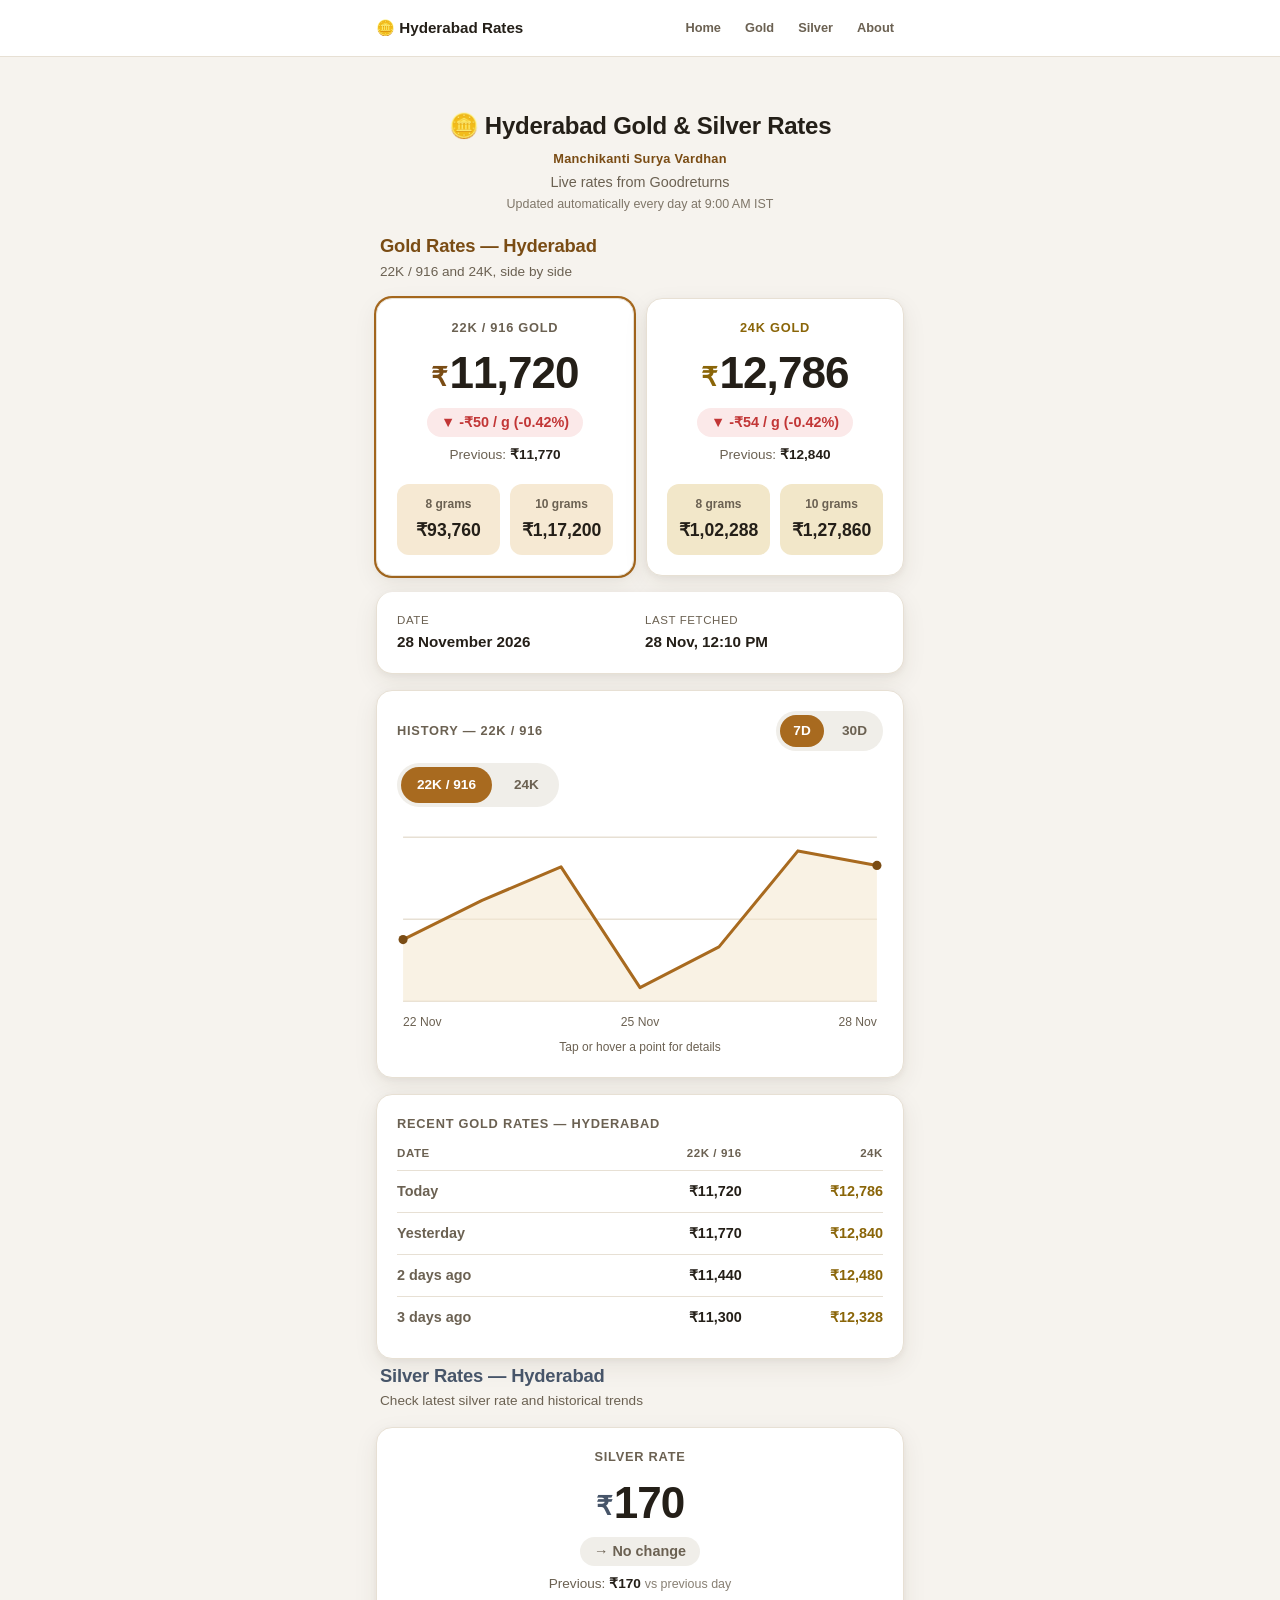
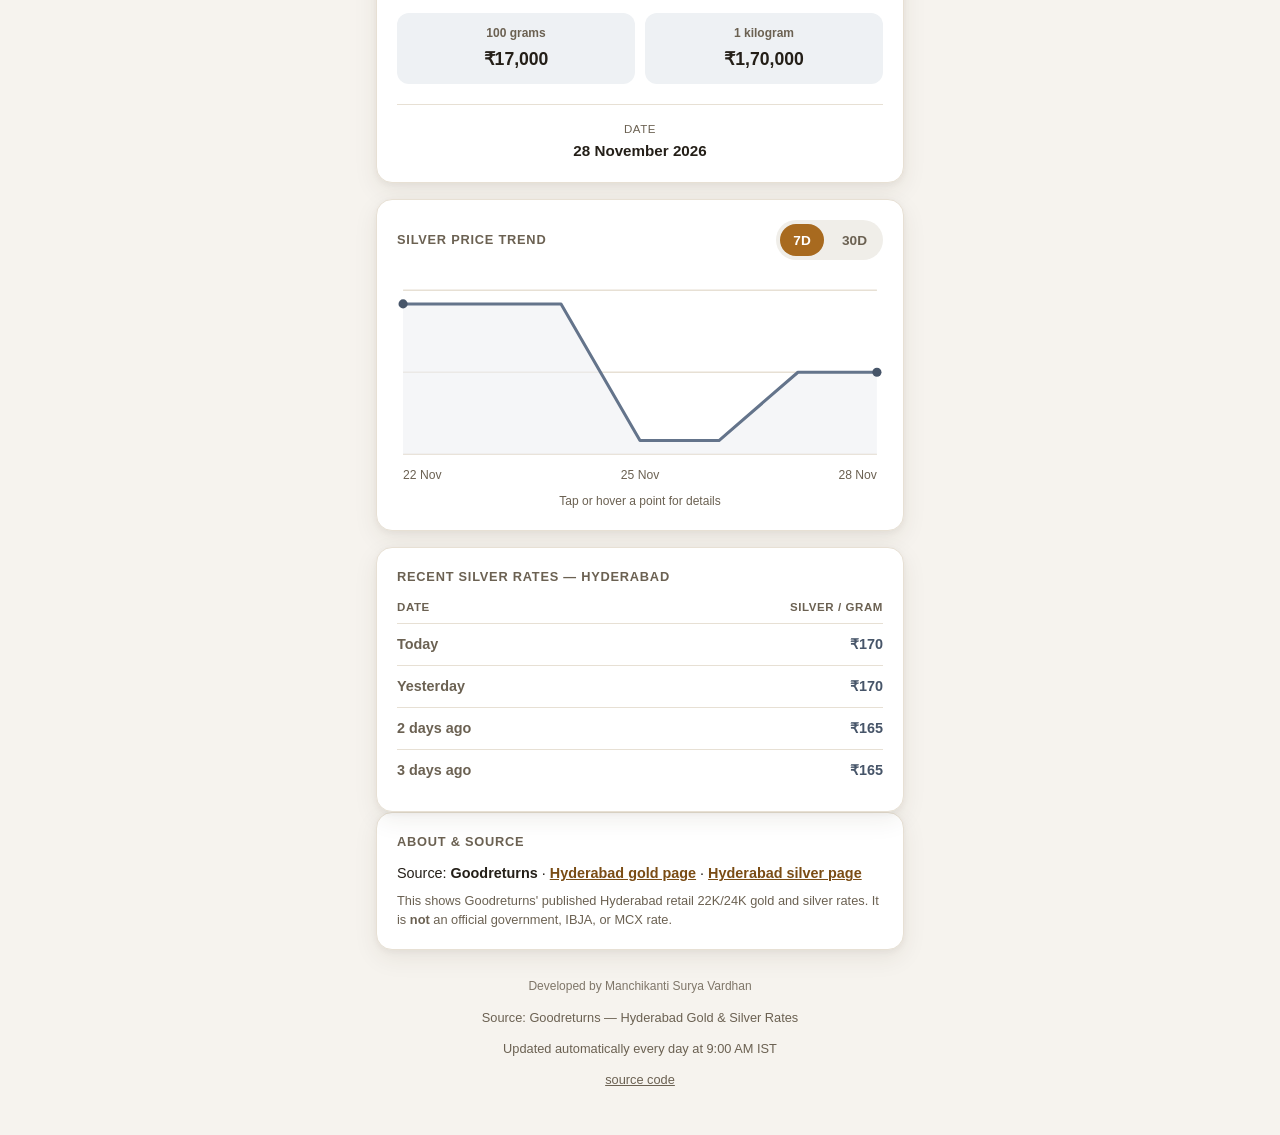
<file: web/index.html>
<!doctype html>
<html lang="en">
<head>
  <meta charset="UTF-8" />
  <meta name="viewport" content="width=device-width, initial-scale=1, viewport-fit=cover" />
  <title>Hyderabad Gold &amp; Silver Rates</title>
  <meta name="description" content="Daily Hyderabad 22K/24K gold and silver rates, sourced from Goodreturns." />
  <meta name="theme-color" content="#8a5a1f" />
  <link rel="icon" href="data:image/svg+xml,<svg xmlns=%22http://www.w3.org/2000/svg%22 viewBox=%220 0 100 100%22><text y=%22.9em%22 font-size=%2290%22>🪙</text></svg>" />
  <link rel="stylesheet" href="style.css" />
</head>
<body>
  <nav class="navbar" aria-label="Primary">
    <div class="navbar-inner">
      <a href="#home" class="nav-brand">🪙 Hyderabad Rates</a>
      <div class="nav-links">
        <a href="#home">Home</a>
        <a href="#gold-section">Gold</a>
        <a href="#silver-section">Silver</a>
        <a href="#about">About</a>
      </div>
    </div>
  </nav>

  <div class="page">
    <header id="home" class="page-header">
      <h1>🪙 Hyderabad Gold &amp; Silver Rates</h1>
      <p class="author-credit">Manchikanti Surya Vardhan</p>
      <p class="subtitle">Live rates from Goodreturns</p>
      <p class="subtitle-sub">Updated automatically every day at 9:00 AM IST</p>
    </header>

    <main>
      <!-- Loading state -->
      <section id="loading-state" class="state-card">
        <div class="spinner" aria-hidden="true"></div>
        <p>Fetching latest rates&hellip;</p>
      </section>

      <!-- Error state -->
      <section id="error-state" class="state-card error" hidden>
        <p class="error-icon" aria-hidden="true">⚠️</p>
        <p class="error-title">Couldn't load the latest rates</p>
        <p id="error-detail" class="error-detail"></p>
        <button id="retry-button" type="button" class="retry-button">Try again</button>
      </section>

      <!-- Main content -->
      <div id="content" hidden>

        <!-- ================= GOLD ================= -->
        <section id="gold-section" class="asset-section gold-theme" aria-labelledby="gold-section-heading">
          <div class="section-heading">
            <h2 id="gold-section-heading">Gold Rates &mdash; Hyderabad</h2>
            <p>22K / 916 and 24K, side by side</p>
          </div>

          <div class="asset-cards">
            <button type="button" class="card rate-card" id="card-22k" data-purity-select="22K" aria-pressed="true">
              <h3 class="card-eyebrow">22K / 916 Gold</h3>
              <p class="rate-value"><span class="rupee">₹</span><span id="rate-per-gram">--</span></p>
              <p id="change-line" class="change-line" aria-live="polite">&nbsp;</p>
              <p class="previous-line">Previous: <span id="previous-22k">--</span></p>
              <div class="rate-grid">
                <div class="rate-tile">
                  <span class="tile-label">8 grams</span>
                  <span class="tile-value" id="rate-8g">--</span>
                </div>
                <div class="rate-tile">
                  <span class="tile-label">10 grams</span>
                  <span class="tile-value" id="rate-10g">--</span>
                </div>
              </div>
            </button>

            <button type="button" class="card rate-card rate-card-24k" id="card-24k" data-purity-select="24K" aria-pressed="false">
              <h3 class="card-eyebrow purity-24k">24K Gold</h3>
              <p class="rate-value" id="rate-24k-value-wrap"><span class="rupee" id="rupee-24k">₹</span><span id="rate-24k-per-gram">--</span></p>
              <p id="change-24k-line" class="change-line" aria-live="polite">&nbsp;</p>
              <p class="previous-line">Previous: <span id="previous-24k">--</span></p>
              <div class="rate-grid">
                <div class="rate-tile">
                  <span class="tile-label">8 grams</span>
                  <span class="tile-value" id="rate-24k-8g">--</span>
                </div>
                <div class="rate-tile">
                  <span class="tile-label">10 grams</span>
                  <span class="tile-value" id="rate-24k-10g">--</span>
                </div>
              </div>
            </button>
          </div>

          <dl class="meta-row card">
            <div class="meta-item">
              <dt>Date</dt>
              <dd id="rate-date">--</dd>
            </div>
            <div class="meta-item">
              <dt>Last fetched</dt>
              <dd id="rate-updated">--</dd>
            </div>
          </dl>

          <section class="card history-card">
            <div class="history-header">
              <h3 class="card-eyebrow">History &mdash; <span id="gold-chart-purity-label">22K / 916</span></h3>
              <div class="range-toggle" role="group" aria-label="Gold history range">
                <button type="button" class="range-btn" data-range-group="gold" data-range="7" aria-pressed="true">7D</button>
                <button type="button" class="range-btn" data-range-group="gold" data-range="30" aria-pressed="false">30D</button>
              </div>
            </div>

            <div class="purity-toggle" role="group" aria-label="Chart purity">
              <button type="button" class="purity-btn" data-purity="22K" aria-pressed="true">22K / 916</button>
              <button type="button" class="purity-btn" data-purity="24K" aria-pressed="false">24K</button>
            </div>

            <div id="gold-chart-wrap" class="chart-wrap">
              <svg id="gold-chart" viewBox="0 0 320 140" preserveAspectRatio="none" role="img" aria-labelledby="gold-chart-desc">
                <title id="gold-chart-desc">Gold rate per gram over time</title>
              </svg>
              <div id="gold-chart-tooltip" class="chart-tooltip" role="status" aria-live="polite" hidden>
                <div id="gold-tooltip-date" class="chart-tooltip-date">--</div>
                <div id="gold-tooltip-label" class="chart-tooltip-label">22K Gold Rate</div>
                <div id="gold-tooltip-value" class="chart-tooltip-value">--</div>
              </div>
            </div>
            <p id="gold-history-note" class="history-note" hidden>
              Not enough history yet &mdash; check back after a few more daily updates.
            </p>
            <p class="chart-hint">Tap or hover a point for details</p>
          </section>

          <section class="card recent-card" aria-labelledby="recent-gold-heading">
            <h3 id="recent-gold-heading" class="card-eyebrow">Recent Gold Rates &mdash; Hyderabad</h3>
            <div class="recent-table-wrap">
              <table class="recent-table">
                <thead>
                  <tr>
                    <th scope="col">Date</th>
                    <th scope="col">22K / 916</th>
                    <th scope="col">24K</th>
                  </tr>
                </thead>
                <tbody id="recent-gold-table-body"></tbody>
              </table>
            </div>
          </section>
        </section>

        <!-- ================= SILVER ================= -->
        <section id="silver-section" class="asset-section silver-theme" aria-labelledby="silver-section-heading">
          <div class="section-heading">
            <h2 id="silver-section-heading">Silver Rates &mdash; Hyderabad</h2>
            <p>Check latest silver rate and historical trends</p>
          </div>

          <div class="card rate-card silver-rate-card" aria-labelledby="silver-rate-heading">
            <h3 id="silver-rate-heading" class="card-eyebrow">Silver Rate</h3>
            <p class="rate-value" id="silver-value-wrap"><span class="rupee" id="rupee-silver">₹</span><span id="silver-rate-per-gram">--</span></p>
            <p id="silver-change-line" class="change-line" aria-live="polite">&nbsp;</p>
            <p class="previous-line">Previous: <span id="previous-silver">--</span> <span class="previous-caption">vs previous day</span></p>
            <div class="rate-grid">
              <div class="rate-tile">
                <span class="tile-label">100 grams</span>
                <span class="tile-value" id="silver-rate-100g">--</span>
              </div>
              <div class="rate-tile">
                <span class="tile-label">1 kilogram</span>
                <span class="tile-value" id="silver-rate-1kg">--</span>
              </div>
            </div>
            <dl class="meta-row">
              <div class="meta-item">
                <dt>Date</dt>
                <dd id="silver-date">--</dd>
              </div>
            </dl>
          </div>

          <section class="card history-card">
            <div class="history-header">
              <h3 class="card-eyebrow">Silver Price Trend</h3>
              <div class="range-toggle" role="group" aria-label="Silver history range">
                <button type="button" class="range-btn" data-range-group="silver" data-range="7" aria-pressed="true">7D</button>
                <button type="button" class="range-btn" data-range-group="silver" data-range="30" aria-pressed="false">30D</button>
              </div>
            </div>
            <div id="silver-chart-wrap" class="chart-wrap">
              <svg id="silver-chart" viewBox="0 0 320 140" preserveAspectRatio="none" role="img" aria-labelledby="silver-chart-desc">
                <title id="silver-chart-desc">Silver rate per gram over time</title>
              </svg>
              <div id="silver-chart-tooltip" class="chart-tooltip" role="status" aria-live="polite" hidden>
                <div id="silver-tooltip-date" class="chart-tooltip-date">--</div>
                <div class="chart-tooltip-label">Silver Rate</div>
                <div id="silver-tooltip-value" class="chart-tooltip-value">--</div>
              </div>
            </div>
            <p id="silver-history-note" class="history-note" hidden>
              Not enough history yet &mdash; check back after a few more daily updates.
            </p>
            <p class="chart-hint">Tap or hover a point for details</p>
          </section>

          <section class="card recent-card" aria-labelledby="recent-silver-heading">
            <h3 id="recent-silver-heading" class="card-eyebrow">Recent Silver Rates &mdash; Hyderabad</h3>
            <div class="recent-table-wrap">
              <table class="recent-table">
                <thead>
                  <tr>
                    <th scope="col">Date</th>
                    <th scope="col">Silver / gram</th>
                  </tr>
                </thead>
                <tbody id="recent-silver-table-body"></tbody>
              </table>
            </div>
          </section>
        </section>

        <section id="about" class="card source-card" aria-labelledby="about-heading">
          <h3 id="about-heading" class="card-eyebrow">About &amp; Source</h3>
          <p>
            Source: <strong>Goodreturns</strong> &middot;
            <a id="source-link-gold" href="https://www.goodreturns.in/gold-rates/hyderabad.html" target="_blank" rel="noopener noreferrer">Hyderabad gold page</a>
            &middot;
            <a id="source-link-silver" href="https://www.goodreturns.in/silver-rates/hyderabad.html" target="_blank" rel="noopener noreferrer">Hyderabad silver page</a>
          </p>
          <p class="disclaimer">
            This shows Goodreturns' published Hyderabad retail 22K/24K gold and
            silver rates. It is <strong>not</strong> an official government,
            IBJA, or MCX rate.
          </p>
        </section>
      </div>
    </main>

    <footer class="page-footer">
      <p class="footer-credit">Developed by Manchikanti Surya Vardhan</p>
      <p>Source: Goodreturns &mdash; Hyderabad Gold &amp; Silver Rates</p>
      <p>Updated automatically every day at 9:00 AM IST</p>
      <p><a href="https://github.com/msuryavardhan/hyderabad-gold-rate-teller" target="_blank" rel="noopener noreferrer">source code</a></p>
    </footer>
  </div>

  <script src="app.js"></script>
</body>
</html>
</file>
<file: web/style.css>
/* Hyderabad Gold Rate Teller — mobile-first dashboard styles
   Plain CSS, no build step, no framework. */

:root {
  --bg: #f6f3ee;
  --bg-elevated: #ffffff;
  --border: #e7e0d4;
  --text: #241f18;
  --text-muted: #6b6152;
  --accent: #a86a1f;
  --accent-strong: #7a4c14;
  --accent-soft: #f6e9d3;
  /* A visibly different gold tone for 24K, so the two cards/charts are
     distinguishable at a glance even without reading the labels. */
  --accent-24k: #b8860b;
  --accent-24k-strong: #8a6508;
  --accent-24k-soft: #f2e7c9;
  /* Cool, neutral tones for Silver -- deliberately distinct from Gold's
     warm amber palette, per the "silver/neutral design language" brief. */
  --accent-silver: #64748b;
  --accent-silver-strong: #475569;
  --accent-silver-soft: #eef1f4;
  --up-bg: #e7f6ec;
  --up-text: #167a3d;
  --down-bg: #fbe9e9;
  --down-text: #c23636;
  --neutral-bg: #f0eee9;
  --neutral-text: #6b6152;
  --shadow: 0 8px 24px rgba(60, 45, 20, 0.08), 0 2px 6px rgba(60, 45, 20, 0.05);
  --radius: 16px;
  --focus-ring: #7a4c14;
}

@media (prefers-color-scheme: dark) {
  :root {
    --bg: #14110c;
    --bg-elevated: #1e1912;
    --border: #33291b;
    --text: #f3ecdf;
    --text-muted: #b7ab95;
    --accent: #e0a94a;
    --accent-strong: #f2c579;
    --accent-soft: #34290f;
    --accent-24k: #e8c04d;
    --accent-24k-strong: #f5d876;
    --accent-24k-soft: #3a2f0d;
    --accent-silver: #94a3b8;
    --accent-silver-strong: #cbd5e1;
    --accent-silver-soft: #262b32;
    --up-bg: #133423;
    --up-text: #5fd68b;
    --down-bg: #3a1c1c;
    --down-text: #f28b8b;
    --neutral-bg: #241e14;
    --neutral-text: #b7ab95;
    --shadow: 0 8px 24px rgba(0, 0, 0, 0.4), 0 2px 6px rgba(0, 0, 0, 0.3);
    --focus-ring: #f2c579;
  }
}

* {
  box-sizing: border-box;
}

html {
  -webkit-text-size-adjust: 100%;
}

html {
  scroll-behavior: smooth;
}

body {
  margin: 0;
  background: var(--bg);
  color: var(--text);
  font-family: -apple-system, BlinkMacSystemFont, "Segoe UI", Roboto, Helvetica, Arial, sans-serif;
  line-height: 1.45;
  overflow-x: hidden;
}

@media (prefers-reduced-motion: reduce) {
  html { scroll-behavior: auto; }
}

/* --- Top navigation --- */

.navbar {
  position: sticky;
  top: 0;
  z-index: 20;
  background: var(--bg-elevated);
  border-bottom: 1px solid var(--border);
  padding-top: env(safe-area-inset-top, 0);
}

.navbar-inner {
  max-width: 560px;
  margin: 0 auto;
  padding: 10px 16px;
  display: flex;
  align-items: center;
  justify-content: space-between;
  gap: 12px;
}

.nav-brand {
  font-weight: 800;
  font-size: 0.95rem;
  color: var(--text);
  text-decoration: none;
  white-space: nowrap;
  overflow: hidden;
  text-overflow: ellipsis;
}

.nav-links {
  display: flex;
  gap: 4px;
}

.nav-links a {
  display: inline-flex;
  align-items: center;
  min-height: 36px;
  padding: 0 10px;
  border-radius: 999px;
  color: var(--text-muted);
  text-decoration: none;
  font-size: 0.8rem;
  font-weight: 700;
  white-space: nowrap;
}

.nav-links a:hover,
.nav-links a:focus-visible {
  background: var(--neutral-bg);
  color: var(--text);
}

.nav-links a:focus-visible {
  outline: 2px solid var(--focus-ring);
  outline-offset: -2px;
}

@media (max-width: 380px) {
  .nav-brand { font-size: 0.85rem; }
  .nav-links a { padding: 0 7px; font-size: 0.72rem; }
}

.page {
  max-width: 480px;
  margin: 0 auto;
  padding: env(safe-area-inset-top, 0) 16px calc(env(safe-area-inset-bottom, 0) + 24px);
  min-height: 100dvh;
  display: flex;
  flex-direction: column;
}

@media (min-width: 720px) {
  .page {
    max-width: 560px;
    padding-top: 32px;
  }
}

.page-header {
  padding: 20px 4px 8px;
  text-align: center;
}

.page-header h1 {
  margin: 0;
  font-size: 1.5rem;
  font-weight: 700;
  letter-spacing: -0.01em;
}

.author-credit {
  margin: 6px 0 0;
  color: var(--accent-strong);
  font-size: 0.8rem;
  font-weight: 600;
  letter-spacing: 0.02em;
}

.subtitle {
  margin: 4px 0 0;
  color: var(--text-muted);
  font-size: 0.9rem;
}

.subtitle-sub {
  margin: 2px 0 0;
  color: var(--text-muted);
  font-size: 0.78rem;
  opacity: 0.85;
}

/* --- Asset sections (Gold / Silver) --- */

.asset-section {
  display: flex;
  flex-direction: column;
  gap: 16px;
  scroll-margin-top: 64px; /* keeps the sticky navbar from covering the heading when jumped to */
}

.section-heading {
  padding: 4px 4px 0;
}

.section-heading h2 {
  margin: 0;
  font-size: 1.15rem;
  font-weight: 800;
  letter-spacing: -0.01em;
}

.gold-theme .section-heading h2 {
  color: var(--accent-strong);
}

.silver-theme .section-heading h2 {
  color: var(--accent-silver-strong);
}

.section-heading p {
  margin: 2px 0 0;
  color: var(--text-muted);
  font-size: 0.85rem;
}

.asset-cards {
  display: grid;
  grid-template-columns: 1fr 1fr;
  gap: 12px;
}

@media (max-width: 420px) {
  .asset-cards {
    grid-template-columns: 1fr;
  }
}

/* Gold/24K cards are <button> elements (selectable -- clicking one also
   switches the chart below to that purity), so reset default button
   chrome back to look exactly like the existing .card styling. */
.rate-card {
  display: block;
  width: 100%;
  font: inherit;
  color: inherit;
  text-align: center;
  cursor: pointer;
  transition: box-shadow 120ms, transform 120ms;
}

.rate-card[aria-pressed="true"] {
  box-shadow: var(--shadow), 0 0 0 2px var(--accent);
}

.rate-card-24k[aria-pressed="true"] {
  box-shadow: var(--shadow), 0 0 0 2px var(--accent-24k);
}

.rate-card:focus-visible {
  outline: 3px solid var(--focus-ring);
  outline-offset: 2px;
}

.rate-card:active {
  transform: scale(0.99);
}

.previous-line {
  margin: 8px 0 0;
  font-size: 0.85rem;
  color: var(--text-muted);
}

.previous-line span:not(.previous-caption) {
  font-weight: 700;
  color: var(--text);
}

.previous-caption {
  font-size: 0.78rem;
  opacity: 0.8;
}

/* --- Purity toggle (Gold chart: 22K / 24K) --- */

.purity-toggle {
  display: flex;
  gap: 6px;
  background: var(--neutral-bg);
  padding: 4px;
  border-radius: 999px;
  margin: 12px 0 0;
  width: fit-content;
}

.purity-btn {
  min-height: 36px;
  padding: 4px 16px;
  border: none;
  border-radius: 999px;
  background: transparent;
  color: var(--text-muted);
  font-size: 0.85rem;
  font-weight: 700;
  cursor: pointer;
}

.purity-btn[aria-pressed="true"] {
  background: var(--accent);
  color: #fff;
}

.purity-btn[data-purity="24K"][aria-pressed="true"] {
  background: var(--accent-24k);
}

.purity-btn:focus-visible {
  outline: 3px solid var(--focus-ring);
  outline-offset: 2px;
}

main {
  flex: 1;
  display: flex;
  flex-direction: column;
  gap: 16px;
  margin-top: 8px;
}

.card {
  background: var(--bg-elevated);
  border: 1px solid var(--border);
  border-radius: var(--radius);
  box-shadow: var(--shadow);
  padding: 20px;
}

.card-eyebrow {
  margin: 0 0 12px;
  font-size: 0.8rem;
  font-weight: 700;
  text-transform: uppercase;
  letter-spacing: 0.06em;
  color: var(--text-muted);
}

/* --- State cards (loading / error) --- */

.state-card {
  background: var(--bg-elevated);
  border: 1px solid var(--border);
  border-radius: var(--radius);
  box-shadow: var(--shadow);
  padding: 40px 20px;
  text-align: center;
  color: var(--text-muted);
}

.spinner {
  width: 32px;
  height: 32px;
  margin: 0 auto 16px;
  border-radius: 50%;
  border: 3px solid var(--border);
  border-top-color: var(--accent);
  animation: spin 0.8s linear infinite;
}

@keyframes spin {
  to { transform: rotate(360deg); }
}

@media (prefers-reduced-motion: reduce) {
  .spinner { animation-duration: 1.6s; }
}

.state-card.error {
  color: var(--text);
}

.error-icon {
  font-size: 2rem;
  margin: 0 0 8px;
}

.error-title {
  font-weight: 700;
  margin: 0 0 4px;
}

.error-detail {
  color: var(--text-muted);
  font-size: 0.9rem;
  margin: 0 0 16px;
  word-break: break-word;
}

.retry-button {
  min-height: 44px;
  padding: 10px 24px;
  border-radius: 999px;
  border: none;
  background: var(--accent);
  color: #fff;
  font-size: 1rem;
  font-weight: 600;
  cursor: pointer;
}

.retry-button:focus-visible {
  outline: 3px solid var(--focus-ring);
  outline-offset: 2px;
}

.retry-button:active {
  transform: scale(0.98);
}

/* --- Rate card --- */

.rate-card {
  text-align: center;
}

.rate-value {
  margin: 0;
  font-size: 2.75rem;
  font-weight: 800;
  letter-spacing: -0.02em;
  line-height: 1.1;
}

.rupee {
  font-size: 0.6em;
  vertical-align: 0.1em;
  margin-right: 2px;
  color: var(--accent-strong);
}

.rate-value.unavailable {
  font-size: 1.15rem;
  font-weight: 600;
  font-style: italic;
  color: var(--text-muted);
  letter-spacing: normal;
}

.change-line {
  margin: 10px 0 0;
  min-height: 28px;
  display: flex;
  justify-content: center;
}

.change-pill {
  display: inline-flex;
  align-items: center;
  gap: 4px;
  padding: 4px 14px;
  border-radius: 999px;
  font-size: 0.9rem;
  font-weight: 700;
}

.change-pill.up { background: var(--up-bg); color: var(--up-text); }
.change-pill.down { background: var(--down-bg); color: var(--down-text); }
.change-pill.neutral { background: var(--neutral-bg); color: var(--neutral-text); }

.rate-grid {
  display: grid;
  grid-template-columns: 1fr 1fr;
  gap: 10px;
  margin-top: 20px;
}

.rate-tile {
  background: var(--accent-soft);
  border-radius: 12px;
  padding: 12px 8px;
  display: flex;
  flex-direction: column;
  gap: 4px;
}

.tile-label {
  font-size: 0.75rem;
  color: var(--text-muted);
  font-weight: 600;
}

.tile-value {
  font-size: 1.1rem;
  font-weight: 700;
}

.meta-row {
  display: grid;
  grid-template-columns: 1fr 1fr;
  gap: 10px;
  margin: 20px 0 0;
  padding-top: 16px;
  border-top: 1px solid var(--border);
}

/* When .meta-row is itself a standalone .card (not nested inside
   another card's bottom section), it shouldn't carry the "divider"
   styling meant for nesting. */
.meta-row.card {
  margin-top: 0;
  padding-top: 20px;
  border-top: none;
}

.meta-row:has(.meta-item:only-child) {
  grid-template-columns: 1fr;
}

.meta-item dt {
  font-size: 0.72rem;
  text-transform: uppercase;
  letter-spacing: 0.05em;
  color: var(--text-muted);
  margin: 0 0 2px;
}

/* --- 24K card: same layout as the 22K card, distinct accent colour so
   the two are visually distinguishable at a glance --- */

.purity-24k {
  color: var(--accent-24k-strong);
}

.rate-card-24k .rupee {
  color: var(--accent-24k-strong);
}

.rate-card-24k .rate-tile {
  background: var(--accent-24k-soft);
}

.rate-card-24k .change-pill.up {
  background: var(--up-bg);
  color: var(--up-text);
}

.rate-card-24k .change-pill.down {
  background: var(--down-bg);
  color: var(--down-text);
}

/* --- Silver card: same layout, cool/neutral accent --- */

.silver-rate-card .rupee {
  color: var(--accent-silver-strong);
}

.silver-rate-card .rate-tile {
  background: var(--accent-silver-soft);
}

.chart-subheading {
  margin: 16px 0 0;
  font-size: 0.8rem;
  font-weight: 700;
  color: var(--text-muted);
}

.history-card .chart-subheading:first-of-type {
  margin-top: 0;
}

.meta-item dd {
  margin: 0;
  font-size: 0.95rem;
  font-weight: 600;
}

/* --- History card / chart --- */

.history-header {
  display: flex;
  align-items: center;
  justify-content: space-between;
  margin-bottom: 4px;
}

.history-header .card-eyebrow {
  margin: 0;
}

.range-toggle {
  display: flex;
  gap: 6px;
  background: var(--neutral-bg);
  padding: 4px;
  border-radius: 999px;
}

.range-btn {
  min-height: 32px;
  min-width: 44px;
  padding: 4px 12px;
  border: none;
  border-radius: 999px;
  background: transparent;
  color: var(--text-muted);
  font-size: 0.85rem;
  font-weight: 700;
  cursor: pointer;
}

.range-btn[aria-pressed="true"] {
  background: var(--accent);
  color: #fff;
}

.range-btn:focus-visible {
  outline: 3px solid var(--focus-ring);
  outline-offset: 2px;
}

.chart-wrap {
  position: relative;
  margin-top: 12px;
  width: 100%;
}

.chart-wrap svg {
  width: 100%;
  height: auto;
  display: block;
  overflow: visible;
  /* Points are interactive (hover/tap); the line/fill itself isn't. */
  touch-action: pan-y;
}

.chart-line {
  fill: none;
  stroke: var(--accent);
  stroke-width: 2;
  stroke-linejoin: round;
  stroke-linecap: round;
}

.chart-fill {
  fill: var(--accent-soft);
  opacity: 0.6;
  stroke: none;
}

.chart-dot {
  fill: var(--accent-strong);
}

/* Invisible, generously-sized hit target on every point -- large enough
   for a fingertip, transparent so it doesn't change the chart's look. */
.chart-hit {
  fill: transparent;
  cursor: pointer;
}

.chart-hit:focus {
  outline: none;
}

.chart-hit:focus-visible {
  fill: var(--accent-soft);
  opacity: 0.5;
}

.chart-active-dot {
  fill: var(--accent-strong);
  stroke: var(--bg-elevated);
  stroke-width: 2;
  pointer-events: none;
}

/* The Gold chart shows either 22K or 24K history (one toggleable chart,
   not two) -- a class swapped by JS on the wrapper recolors it to match
   whichever purity is currently selected. */
.chart-wrap.purity-24k .chart-line {
  stroke: var(--accent-24k);
}

.chart-wrap.purity-24k .chart-fill {
  fill: var(--accent-24k-soft);
}

.chart-wrap.purity-24k .chart-dot,
.chart-wrap.purity-24k .chart-active-dot {
  fill: var(--accent-24k-strong);
}

.chart-wrap.purity-24k .chart-hit:focus-visible {
  fill: var(--accent-24k-soft);
}

#gold-chart-tooltip.purity-24k .chart-tooltip-value {
  color: var(--accent-24k-strong);
}

/* The Silver chart reuses the same chart-* classes but with its own
   cool/neutral accent, scoped to its wrapper. */
#silver-chart-wrap .chart-line {
  stroke: var(--accent-silver);
}

#silver-chart-wrap .chart-fill {
  fill: var(--accent-silver-soft);
}

#silver-chart-wrap .chart-dot,
#silver-chart-wrap .chart-active-dot {
  fill: var(--accent-silver-strong);
}

#silver-chart-wrap .chart-hit:focus-visible {
  fill: var(--accent-silver-soft);
}

#silver-chart-tooltip .chart-tooltip-value {
  color: var(--accent-silver-strong);
}

.chart-tooltip {
  position: absolute;
  left: 0;
  top: 0;
  transform: translate(-50%, calc(-100% - 12px));
  background: var(--bg-elevated);
  border: 1px solid var(--border);
  border-radius: 10px;
  box-shadow: var(--shadow);
  padding: 8px 12px;
  min-width: 118px;
  text-align: center;
  white-space: nowrap;
  pointer-events: none;
  z-index: 5;
}

.chart-tooltip::after {
  content: "";
  position: absolute;
  left: 50%;
  bottom: -6px;
  width: 10px;
  height: 10px;
  background: var(--bg-elevated);
  border-right: 1px solid var(--border);
  border-bottom: 1px solid var(--border);
  transform: translateX(-50%) rotate(45deg);
}

.chart-tooltip-date {
  font-size: 0.72rem;
  font-weight: 700;
  color: var(--text);
}

.chart-tooltip-label {
  font-size: 0.65rem;
  color: var(--text-muted);
  margin-top: 2px;
}

.chart-tooltip-value {
  font-size: 0.95rem;
  font-weight: 800;
  color: var(--accent-strong);
  margin-top: 2px;
}

.chart-hint {
  margin: 8px 0 0;
  text-align: center;
  color: var(--text-muted);
  font-size: 0.75rem;
}

.chart-grid {
  stroke: var(--border);
  stroke-width: 1;
}

.chart-axis-label {
  fill: var(--text-muted);
  font-size: 8px;
  font-family: inherit;
}

.history-note {
  margin: 12px 0 0;
  color: var(--text-muted);
  font-size: 0.85rem;
  text-align: center;
}

/* --- Recent rates list --- */

.recent-list {
  list-style: none;
  margin: 0;
  padding: 0;
}

.recent-row {
  display: flex;
  align-items: center;
  justify-content: space-between;
  padding: 10px 0;
  min-height: 44px;
}

.recent-row + .recent-row {
  border-top: 1px solid var(--border);
}

.recent-label {
  color: var(--text-muted);
  font-size: 0.9rem;
  font-weight: 600;
}

.recent-value {
  font-weight: 700;
  font-size: 1rem;
}

/* --- Recent rates table (22K + 24K side by side) --- */

.recent-table-wrap {
  width: 100%;
  overflow-x: auto;
}

.recent-table {
  width: 100%;
  border-collapse: collapse;
  font-size: 0.9rem;
}

.recent-table th {
  text-align: right;
  font-size: 0.72rem;
  text-transform: uppercase;
  letter-spacing: 0.05em;
  color: var(--text-muted);
  font-weight: 700;
  padding: 0 0 8px;
}

.recent-table th:first-child {
  text-align: left;
}

.recent-table td {
  padding: 10px 0;
  border-top: 1px solid var(--border);
  text-align: right;
  font-weight: 700;
  white-space: nowrap;
}

.recent-table td:first-child {
  text-align: left;
  font-weight: 600;
  color: var(--text-muted);
  white-space: normal;
}

.recent-table td.value-22k {
  color: var(--text);
}

.recent-table td.value-24k {
  color: var(--accent-24k-strong);
}

.recent-table td.value-silver {
  color: var(--accent-silver-strong);
}

.recent-table td.value-unavailable {
  color: var(--text-muted);
  font-weight: 500;
  font-style: italic;
  font-size: 0.82rem;
}

/* --- Source / footer --- */

.source-card p {
  margin: 0 0 8px;
  font-size: 0.9rem;
}

.source-card p:last-child {
  margin-bottom: 0;
}

.source-card a {
  color: var(--accent-strong);
  font-weight: 600;
}

.disclaimer {
  color: var(--text-muted);
  font-size: 0.8rem !important;
}

.page-footer {
  text-align: center;
  color: var(--text-muted);
  font-size: 0.8rem;
  padding: 24px 8px 8px;
}

.page-footer a {
  color: var(--text-muted);
}

.footer-credit {
  margin: 4px 0 0;
  font-size: 0.75rem;
  opacity: 0.85;
}
</file>
